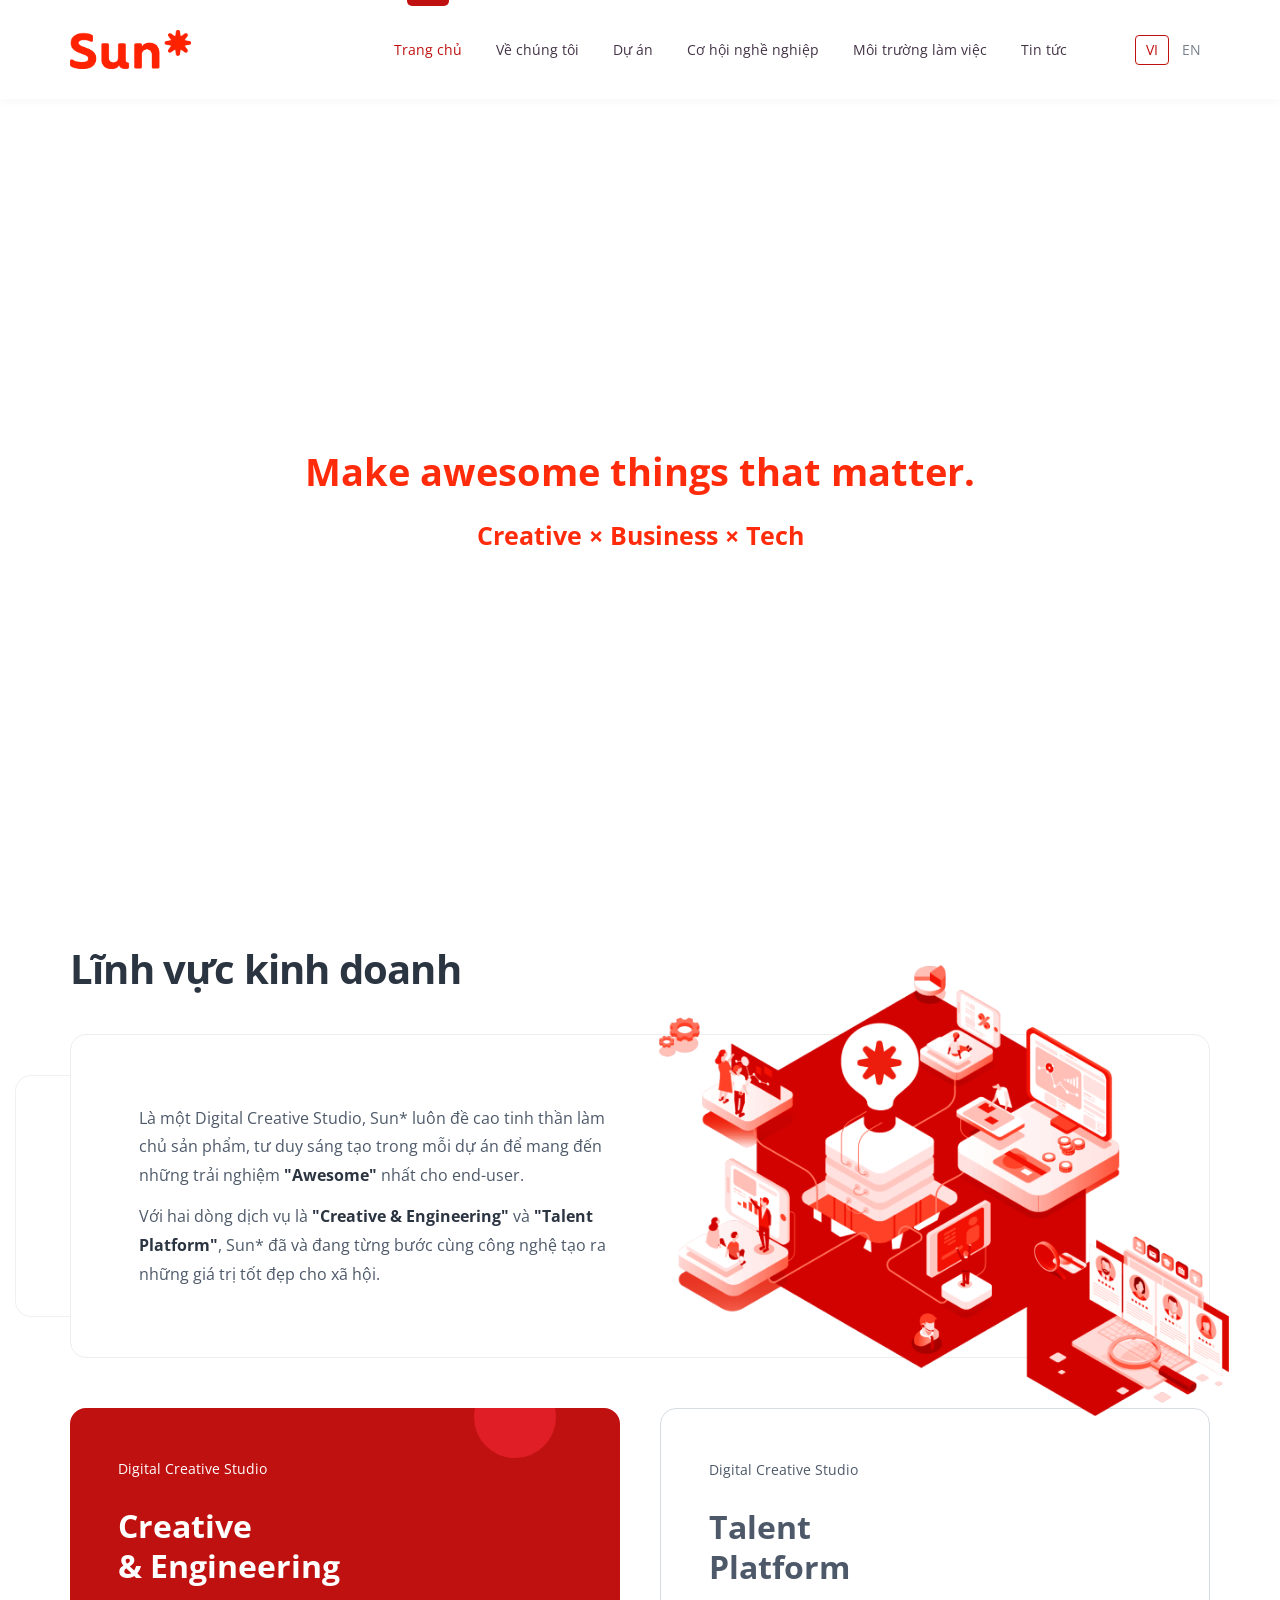
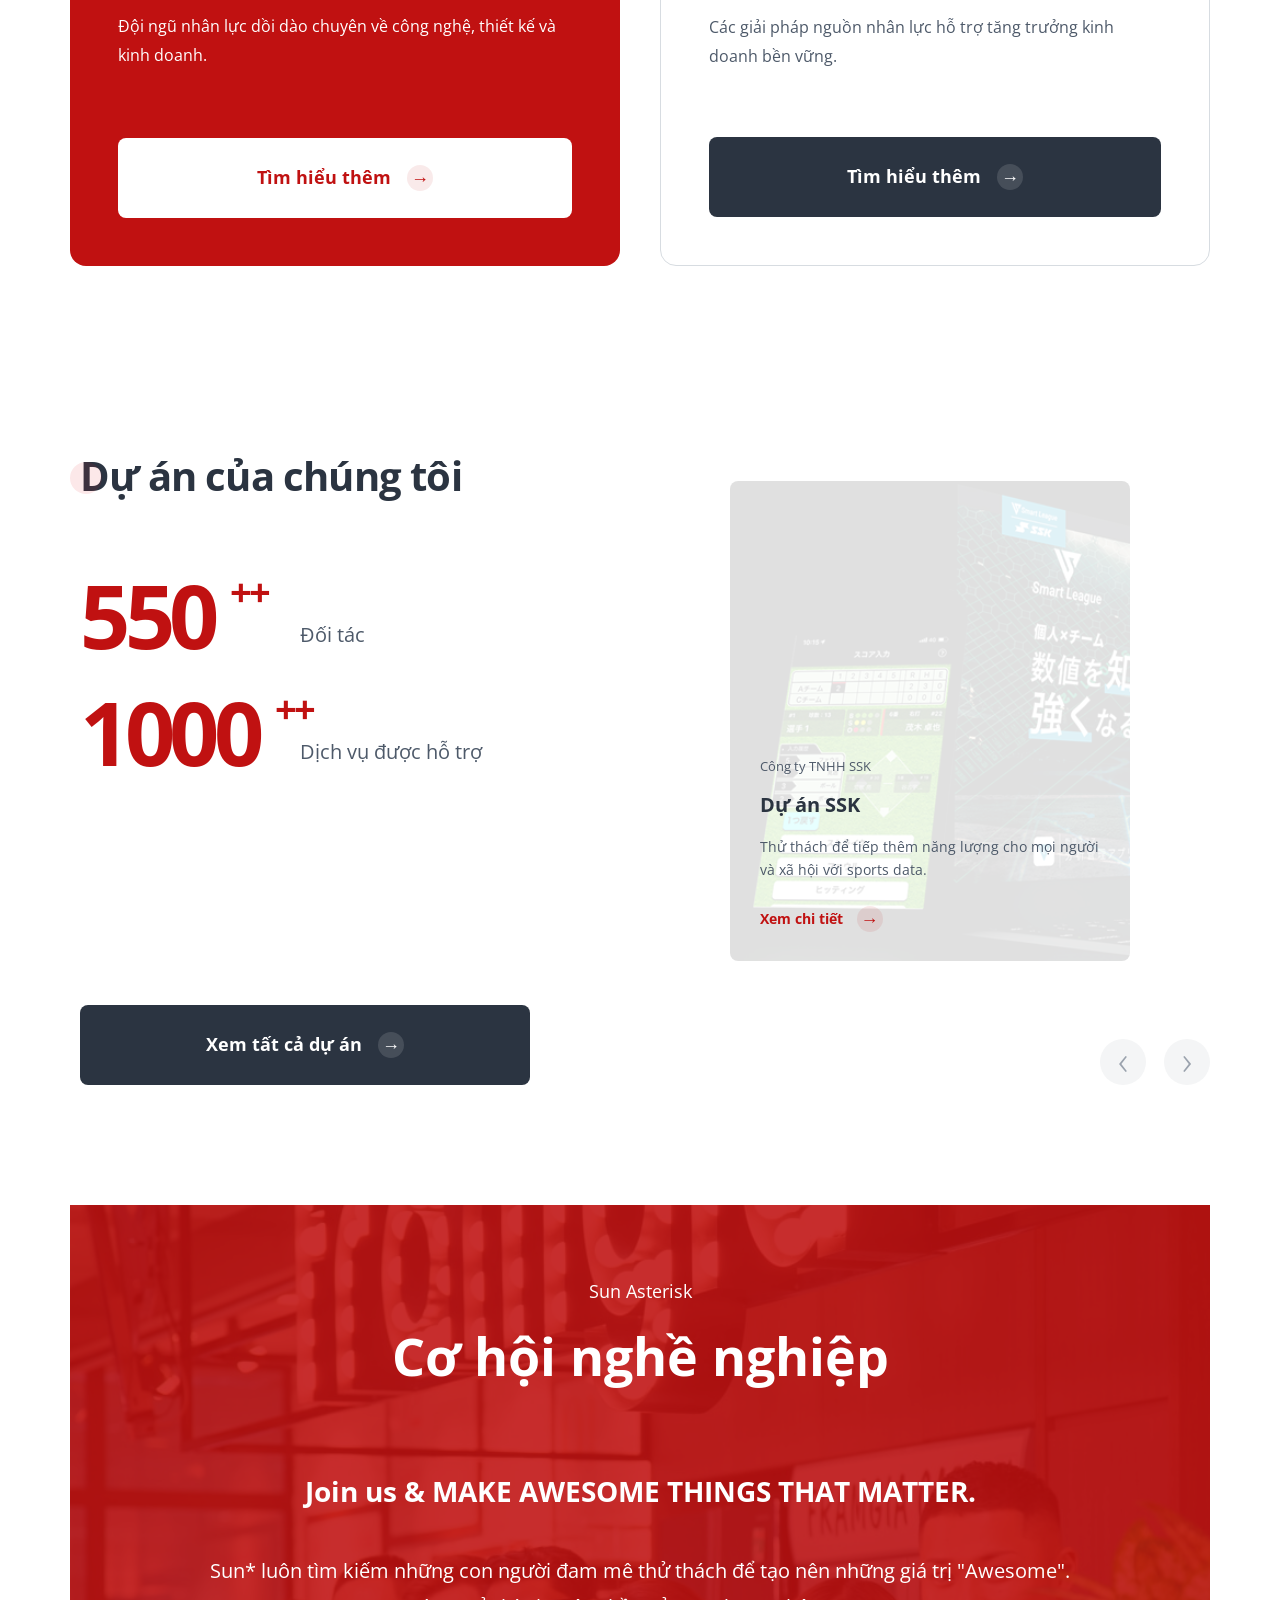
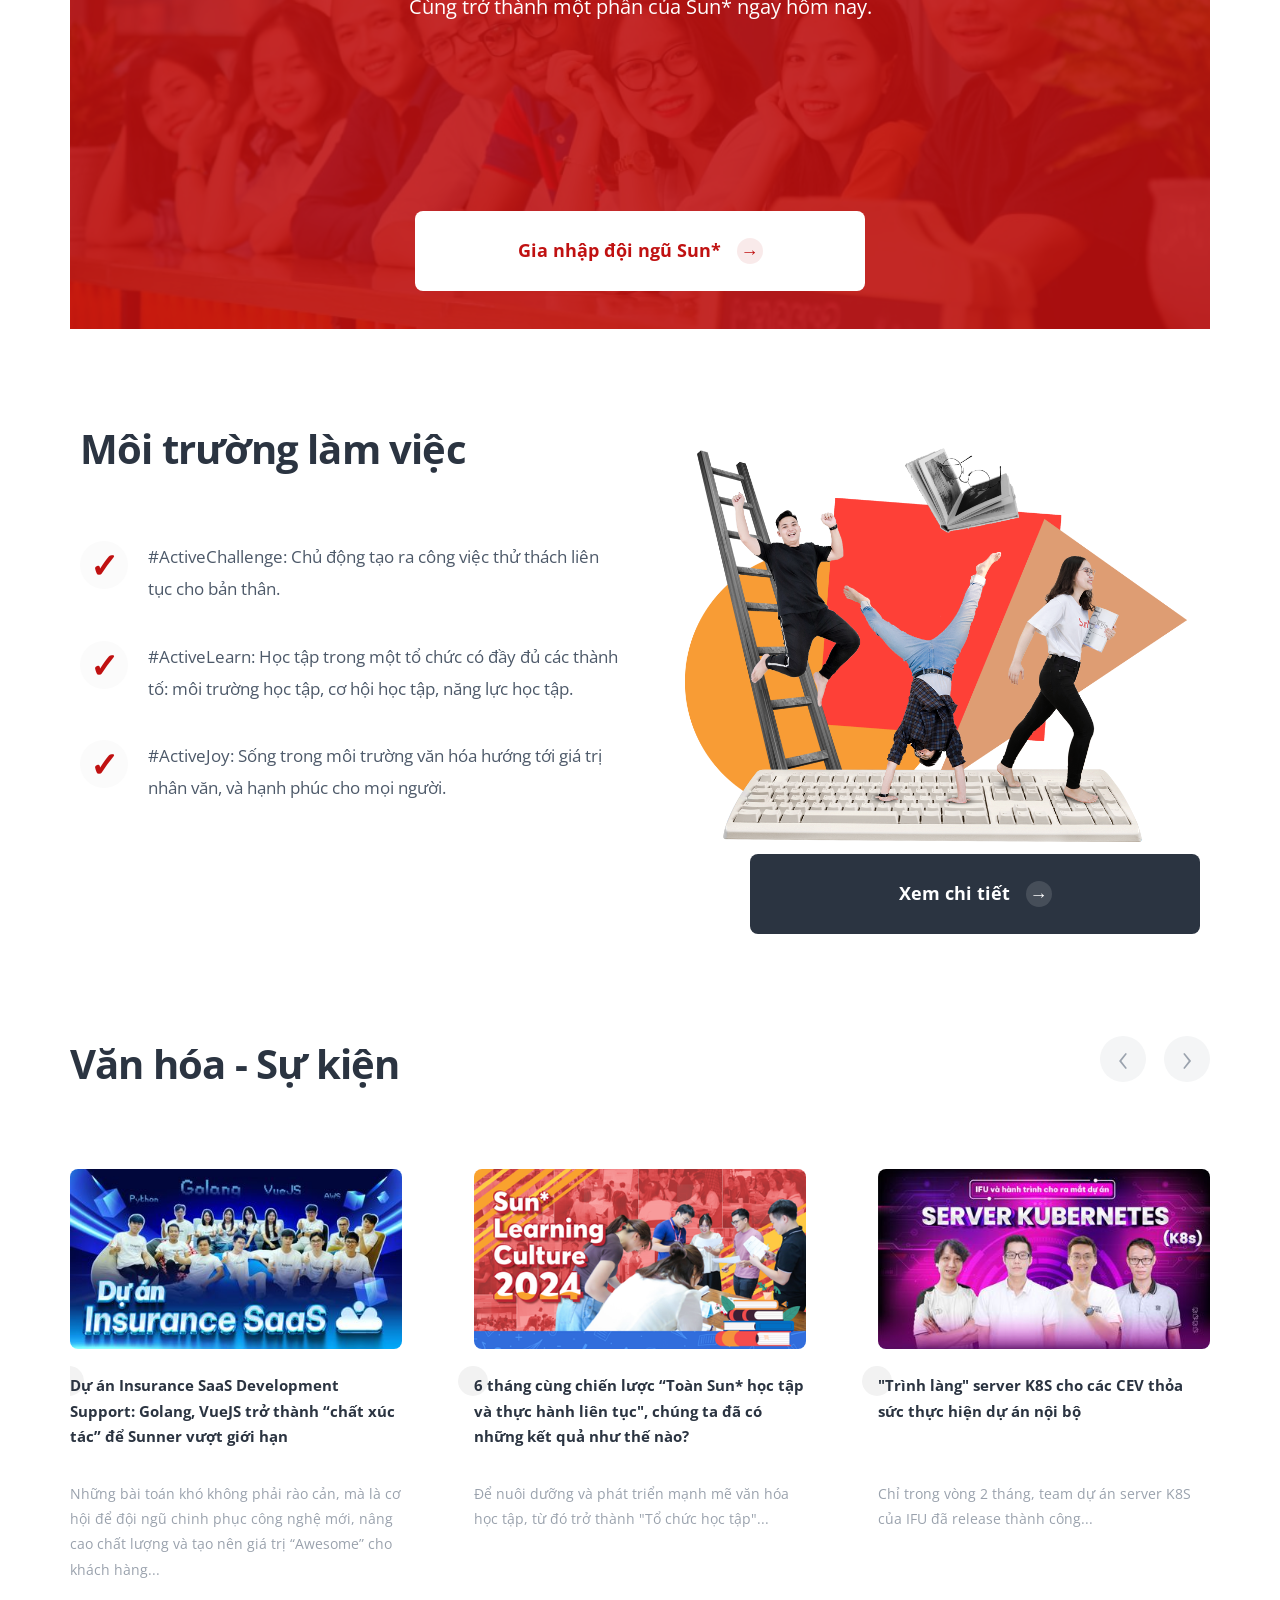
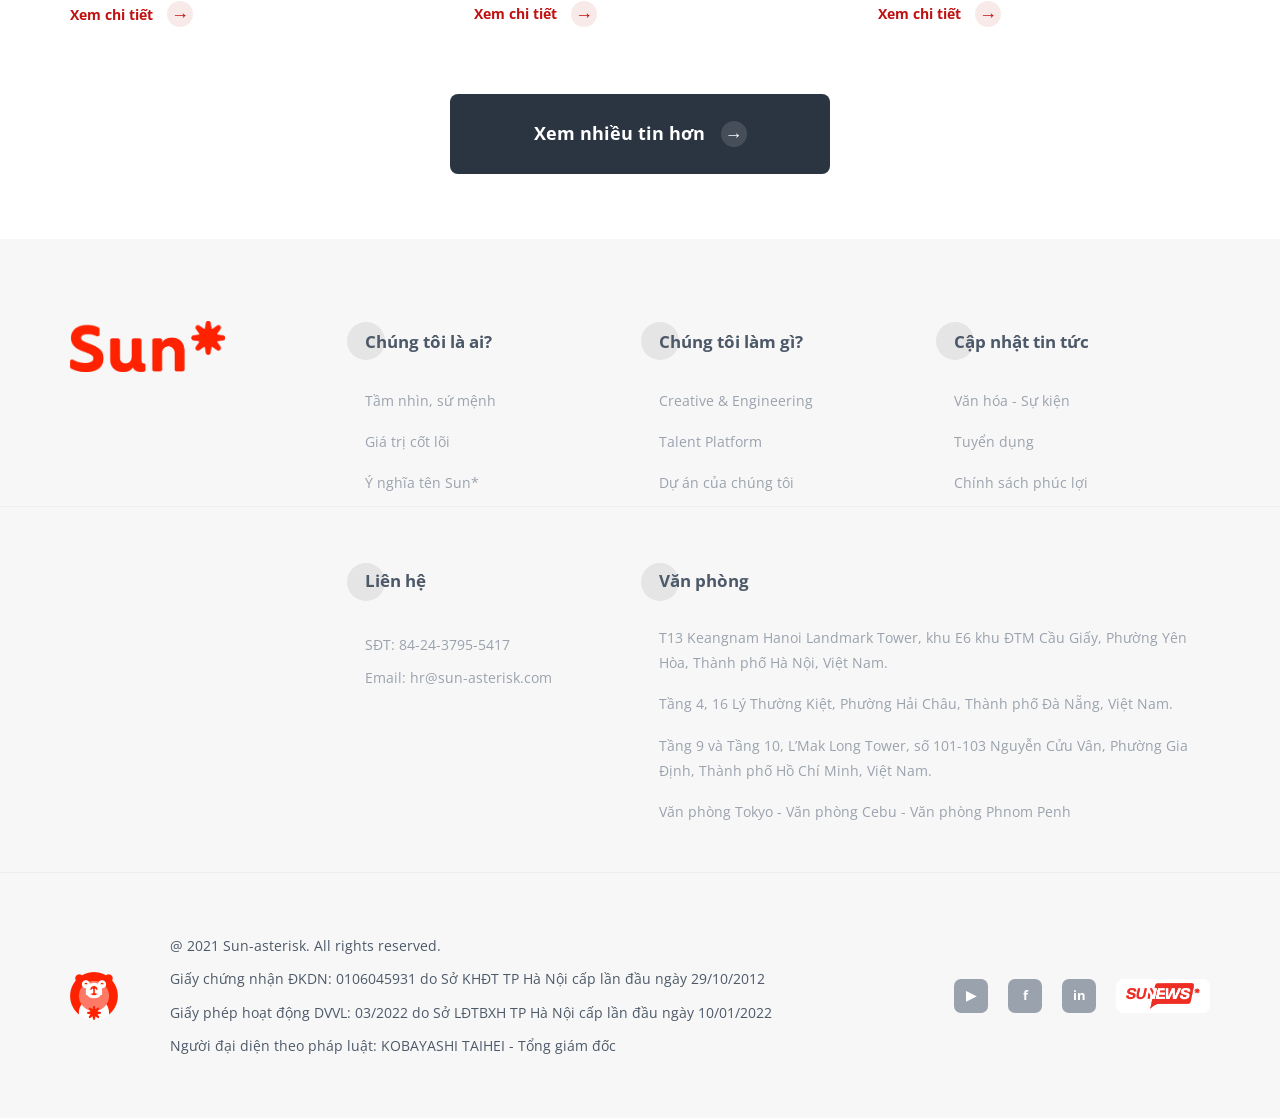
<file: index.html>
<!doctype html>
<html lang="vi">
  <head>
    <meta charset="UTF-8" />
    <meta name="viewport" content="width=device-width, initial-scale=1.0" />
    <meta
      name="description"
      content="Bản thực hành dựng lại trang chủ Sun* bằng HTML, CSS và JavaScript thuần."
    />
    <title>Trang chủ - Sun* Inc.</title>
    <link rel="icon" href="./assets/images/common/favicon.ico" />
    <link rel="preconnect" href="https://fonts.googleapis.com" />
    <link rel="preconnect" href="https://fonts.gstatic.com" crossorigin />
    <link
      href="https://fonts.googleapis.com/css2?family=Open+Sans:wght@400;600;700;800&display=swap"
      rel="stylesheet"
    />
    <link rel="stylesheet" href="./assets/css/style.css" />
    <script src="./assets/js/main.js" defer></script>
  </head>

  <body>
    <a class="skip-link" href="#main-content">Đi đến nội dung chính</a>

    <header class="site-header" data-header>
      <div class="container header-inner">
        <a class="logo" href="#home" aria-label="Sun* - Trang chủ">
          <img
            src="./assets/images/common/logo-sun.png"
            alt="Sun Asterisk"
            width="121"
            height="40"
          />
        </a>

        <button
          class="menu-toggle"
          type="button"
          aria-expanded="false"
          aria-controls="primary-navigation"
          aria-label="Mở menu"
          data-menu-toggle
        >
          <span></span>
          <span></span>
          <span></span>
        </button>

        <nav
          class="primary-navigation"
          id="primary-navigation"
          aria-label="Điều hướng chính"
          data-navigation
        >
          <a class="nav-link is-active" href="#home">Trang chủ</a>
          <a class="nav-link" href="#business">Về chúng tôi</a>
          <a class="nav-link" href="#projects">Dự án</a>
          <a class="nav-link" href="#careers">Cơ hội nghề nghiệp</a>
          <a class="nav-link" href="#environment">Môi trường làm việc</a>
          <a class="nav-link" href="#news">Tin tức</a>
        </nav>

        <div class="language-switcher" aria-label="Chọn ngôn ngữ">
          <button class="language is-active" type="button" aria-pressed="true" data-language="vi">
            VI
          </button>
          <button class="language" type="button" aria-pressed="false" data-language="en">EN</button>
        </div>
      </div>
    </header>

    <main id="main-content">
      <section class="hero" id="home" aria-label="Sun Asterisk introduction">
        <video
          class="hero-video hero-video-desktop"
          autoplay
          muted
          loop
          playsinline
          preload="metadata"
          aria-label="Make awesome things that matter"
        >
          <source
            src="https://sun-asterisk.vn/wp-content/uploads/2020/11/mv-pc.mp4"
            type="video/mp4"
          />
        </video>

        <video
          class="hero-video hero-video-mobile"
          autoplay
          muted
          loop
          playsinline
          preload="metadata"
          aria-label="Make awesome things that matter"
        >
          <source
            src="https://sun-asterisk.vn/wp-content/uploads/2020/11/mv-sp.mp4"
            type="video/mp4"
          />
        </video>

        <p class="video-fallback">
          Make awesome things that matter.
          <span>Creative × Business × Tech</span>
        </p>
      </section>

      <section class="section business" id="business" aria-labelledby="business-title">
        <div class="container">
          <h1 class="section-title" id="business-title">Lĩnh vực kinh doanh</h1>

          <div class="business-overview">
            <div class="business-copy">
              <p>
                Là một Digital Creative Studio, Sun* luôn đề cao tinh thần làm
                chủ sản phẩm, tư duy sáng tạo trong mỗi dự án để mang đến những
                trải nghiệm <strong>"Awesome"</strong> nhất cho end-user.
              </p>
              <p>
                Với hai dòng dịch vụ là
                <strong>"Creative &amp; Engineering"</strong> và
                <strong>"Talent Platform"</strong>, Sun* đã và đang từng bước
                cùng công nghệ tạo ra những giá trị tốt đẹp cho xã hội.
              </p>
            </div>

            <img
              class="business-image"
              src="./assets/images/business/intro-business.png"
              alt="Minh họa các lĩnh vực kinh doanh của Sun Asterisk"
              width="644"
              height="509"
            />
          </div>

          <div class="service-grid">
            <article class="service-card service-card-red">
              <span class="decor-dot decor-dot-service" aria-hidden="true"></span>
              <p class="service-label">Digital Creative Studio</p>
              <h2>Creative<br />&amp; Engineering</h2>
              <p>
                Đội ngũ nhân lực dồi dào chuyên về công nghệ, thiết kế và kinh
                doanh.
              </p>
              <a class="large-button large-button-light" href="#">
                Tìm hiểu thêm <span class="arrow-circle" aria-hidden="true">→</span>
              </a>
            </article>

            <article class="service-card service-card-white">
              <p class="service-label">Digital Creative Studio</p>
              <h2>Talent<br />Platform</h2>
              <p>
                Các giải pháp nguồn nhân lực hỗ trợ tăng trưởng kinh doanh bền
                vững.
              </p>
              <a class="large-button large-button-dark" href="#">
                Tìm hiểu thêm <span class="arrow-circle" aria-hidden="true">→</span>
              </a>
            </article>
          </div>
        </div>
      </section>

      <section class="section projects" id="projects" aria-labelledby="projects-title">
        <span class="decor-dot projects-dot" aria-hidden="true"></span>
        <div class="container project-layout">
          <div class="project-summary">
            <h2 class="section-title" id="projects-title">Dự án của chúng tôi</h2>

            <dl class="stats-list">
              <div class="stat-item">
                <dt>
                  <span data-counter="550" data-step="80" data-duration="1000">
                    550
                  </span>
                  <sup>++</sup>
                </dt>
                <dd>Đối tác</dd>
              </div>
              <div class="stat-item">
                <dt>
                  <span data-counter="1000" data-step="120" data-duration="1000">
                    1000
                  </span>
                  <sup>++</sup>
                </dt>
                <dd>Dịch vụ được hỗ trợ</dd>
              </div>
            </dl>

            <a class="large-button large-button-dark project-all-button" href="#">
              Xem tất cả dự án
              <span class="arrow-circle" aria-hidden="true">→</span>
            </a>
          </div>

          <div class="project-showcase">
            <article class="project-card" data-project-card>
              <img
                class="project-image"
                src="./assets/images/projects/ssk.png"
                alt="Giao diện dự án SSK"
                width="365"
                height="532"
                loading="lazy"
                data-project-image
              />
              <div class="project-card-content">
                <p class="project-client" data-project-client>Công ty TNHH SSK</p>
                <h3 data-project-title>Dự án SSK</h3>
                <p data-project-description>
                  Thử thách để tiếp thêm năng lượng cho mọi người và xã hội với
                  sports data.
                </p>
                <a class="detail-link" href="#">
                  Xem chi tiết
                  <span class="arrow-circle" aria-hidden="true">→</span>
                </a>
              </div>
            </article>

            <div class="slider-controls" aria-label="Điều khiển dự án">
              <button type="button" aria-label="Dự án trước" data-project-prev>‹</button>
              <button type="button" aria-label="Dự án tiếp theo" data-project-next>›</button>
            </div>
          </div>
        </div>
      </section>

      <section class="careers" id="careers" aria-labelledby="careers-title">
        <img
          class="careers-background"
          src="./assets/images/careers/career-bg.jpg"
          alt=""
          width="1108"
          height="627"
          loading="lazy"
        />
        <div class="careers-overlay"></div>

        <div class="careers-content">
          <p class="careers-brand">Sun Asterisk</p>
          <h2 id="careers-title">Cơ hội nghề nghiệp</h2>
          <p class="careers-slogan">
            Join us &amp; MAKE AWESOME THINGS THAT MATTER.
          </p>
          <p>
            Sun* luôn tìm kiếm những con người đam mê thử thách để tạo nên những
            giá trị "Awesome".
          </p>
          <p>Cùng trở thành một phần của Sun* ngay hôm nay.</p>
          <a class="large-button large-button-light careers-button" href="#">
            Gia nhập đội ngũ Sun*
            <span class="arrow-circle" aria-hidden="true">→</span>
          </a>
        </div>
      </section>

      <section
        class="section environment"
        id="environment"
        aria-labelledby="environment-title"
      >
        <div class="container environment-layout">
          <div class="environment-copy">
            <h2 class="section-title" id="environment-title">
              Môi trường làm việc
            </h2>
            <ul class="value-list">
              <li>
                <span class="checkmark" aria-hidden="true">✓</span>
                <span>
                  #ActiveChallenge: Chủ động tạo ra công việc thử thách liên tục
                  cho bản thân.
                </span>
              </li>
              <li>
                <span class="checkmark" aria-hidden="true">✓</span>
                <span>
                  #ActiveLearn: Học tập trong một tổ chức có đầy đủ các thành tố:
                  môi trường học tập, cơ hội học tập, năng lực học tập.
                </span>
              </li>
              <li>
                <span class="checkmark" aria-hidden="true">✓</span>
                <span>
                  #ActiveJoy: Sống trong môi trường văn hóa hướng tới giá trị
                  nhân văn, và hạnh phúc cho mọi người.
                </span>
              </li>
            </ul>
          </div>

          <div class="environment-visual">
            <img
              class="environment-image"
              src="./assets/images/environment/human-centered.png"
              alt="Các thành viên Sun Asterisk chủ động học hỏi và thử thách"
              width="1100"
              height="882"
              loading="lazy"
            />
            <a class="large-button large-button-dark environment-button" href="#">
              Xem chi tiết
              <span class="arrow-circle" aria-hidden="true">→</span>
            </a>
          </div>
        </div>
      </section>

      <section class="section news" id="news" aria-labelledby="news-title">
        <div class="container">
          <div class="news-header">
            <h2 class="section-title" id="news-title">Văn hóa - Sự kiện</h2>
            <div class="slider-controls" aria-label="Điều khiển tin tức">
              <button type="button" aria-label="Tin trước" data-news-prev>‹</button>
              <button type="button" aria-label="Tin tiếp theo" data-news-next>›</button>
            </div>
          </div>

          <div class="news-track" data-news-track>
            <!-- Thay src bằng ảnh chính thức của bài viết mới khi bạn có ảnh. -->
            <article class="news-card" data-news-id="insurance">
              <img
                class="news-image"
                src="./assets/images/news/insurance-saas.jpg"
                alt="Đội ngũ dự án Insurance SaaS Development Support"
                width="440"
                height="248"
                loading="lazy"
              />
              <h3>
                Dự án Insurance SaaS Development Support: Golang, VueJS trở
                thành “chất xúc tác” để Sunner vượt giới hạn
              </h3>
              <p>
                Những bài toán khó không phải rào cản, mà là cơ hội để đội ngũ
                chinh phục công nghệ mới, nâng cao chất lượng và tạo nên giá trị
                “Awesome” cho khách hàng...
              </p>
              <a class="detail-link" href="#">
                Xem chi tiết
                <span class="arrow-circle" aria-hidden="true">→</span>
              </a>
            </article>

            <article class="news-card" data-news-id="learning">
              <img
                class="news-image"
                src="./assets/images/news/learning-culture.png"
                alt="Sun Asterisk Learning Culture"
                width="440"
                height="248"
                loading="lazy"
              />
              <h3>
                6 tháng cùng chiến lược “Toàn Sun* học tập và thực hành liên
                tục", chúng ta đã có những kết quả như thế nào?
              </h3>
              <p>
                Để nuôi dưỡng và phát triển mạnh mẽ văn hóa học tập, từ đó trở
                thành "Tổ chức học tập"...
              </p>
              <a class="detail-link" href="#">
                Xem chi tiết
                <span class="arrow-circle" aria-hidden="true">→</span>
              </a>
            </article>

            <article class="news-card" data-news-id="k8s">
              <img
                class="news-image"
                src="./assets/images/news/server-k8s.jpg"
                alt="Đội ngũ phát triển server Kubernetes"
                width="440"
                height="248"
                loading="lazy"
              />
              <h3>
                "Trình làng" server K8S cho các CEV thỏa sức thực hiện dự án nội
                bộ
              </h3>
              <p>
                Chỉ trong vòng 2 tháng, team dự án server K8S của IFU đã release
                thành công...
              </p>
              <a class="detail-link" href="#">
                Xem chi tiết
                <span class="arrow-circle" aria-hidden="true">→</span>
              </a>
            </article>

            <article class="news-card" data-news-id="cka">
              <img
                class="news-image"
                src="./assets/images/news/cka-2024.png"
                alt="Kinh nghiệm thi chứng chỉ CKA 2024"
                width="440"
                height="248"
                loading="lazy"
              />
              <h3>
                Chinh phục chứng chỉ CKA 2024 cùng Hữu Kim (R&amp;D): "Kịch tính
                và nhiều kinh nghiệm xương máu"
              </h3>
              <p>
                Sunner Hữu Kim (R&amp;D) vừa trải qua hành trình thi chứng chỉ
                CKA trong năm 2024...
              </p>
              <a class="detail-link" href="#">
                Xem chi tiết
                <span class="arrow-circle" aria-hidden="true">→</span>
              </a>
            </article>
          </div>

          <div class="news-more">
            <a class="large-button large-button-dark" href="#">
              Xem nhiều tin hơn
              <span class="arrow-circle" aria-hidden="true">→</span>
            </a>
          </div>
        </div>
      </section>
    </main>

    <footer class="site-footer">
      <div class="footer-navigation">
        <div class="container footer-grid">
          <div class="footer-logo-column">
            <a class="logo footer-logo" href="#home" aria-label="Sun* - Trang chủ">
              <img
                src="./assets/images/common/logo-sun.png"
                alt="Sun Asterisk"
                width="155"
                height="51"
                loading="lazy"
              />
            </a>
          </div>

          <nav aria-label="Chúng tôi là ai">
            <h2><span aria-hidden="true"></span>Chúng tôi là ai?</h2>
            <ul>
              <li><a href="#">Tầm nhìn, sứ mệnh</a></li>
              <li><a href="#">Giá trị cốt lõi</a></li>
              <li><a href="#">Ý nghĩa tên Sun*</a></li>
            </ul>
          </nav>

          <nav aria-label="Chúng tôi làm gì">
            <h2><span aria-hidden="true"></span>Chúng tôi làm gì?</h2>
            <ul>
              <li><a href="#">Creative &amp; Engineering</a></li>
              <li><a href="#">Talent Platform</a></li>
              <li><a href="#">Dự án của chúng tôi</a></li>
            </ul>
          </nav>

          <nav aria-label="Cập nhật tin tức">
            <h2><span aria-hidden="true"></span>Cập nhật tin tức</h2>
            <ul>
              <li><a href="#">Văn hóa - Sự kiện</a></li>
              <li><a href="#">Tuyển dụng</a></li>
              <li><a href="#">Chính sách phúc lợi</a></li>
            </ul>
          </nav>
        </div>
      </div>

      <div class="footer-offices">
        <div class="container offices-grid">
          <div class="footer-office-spacer" aria-hidden="true"></div>

          <div class="footer-contact">
            <h2><span aria-hidden="true"></span>Liên hệ</h2>
            <address>
              <a href="tel:+842437955417">SĐT: 84-24-3795-5417</a>
              <a href="mailto:hr@sun-asterisk.com">
                Email: hr@sun-asterisk.com
              </a>
            </address>
          </div>

          <div class="footer-office">
            <h2><span aria-hidden="true"></span>Văn phòng</h2>
            <p>
              T13 Keangnam Hanoi Landmark Tower, khu E6 khu ĐTM Cầu Giấy,
              Phường Yên Hòa, Thành phố Hà Nội, Việt Nam.
            </p>
            <p>
              Tầng 4, 16 Lý Thường Kiệt, Phường Hải Châu, Thành phố Đà Nẵng,
              Việt Nam.
            </p>
            <p>
              Tầng 9 và Tầng 10, L’Mak Long Tower, số 101-103 Nguyễn Cửu Vân,
              Phường Gia Định, Thành phố Hồ Chí Minh, Việt Nam.
            </p>
            <p>Văn phòng Tokyo - Văn phòng Cebu - Văn phòng Phnom Penh</p>
          </div>
        </div>
      </div>

      <div class="footer-legal">
        <div class="container legal-layout">
          <img
            class="mascot-image"
            src="./assets/images/common/bear-footer@2x.png"
            alt=""
            width="48"
            height="48"
            loading="lazy"
          />
          <div class="legal-copy">
            <p>@ 2021 Sun-asterisk. All rights reserved.</p>
            <p>
              Giấy chứng nhận ĐKDN: 0106045931 do Sở KHĐT TP Hà Nội cấp lần đầu
              ngày 29/10/2012
            </p>
            <p>
              Giấy phép hoạt động DVVL: 03/2022 do Sở LĐTBXH TP Hà Nội cấp lần
              đầu ngày 10/01/2022
            </p>
            <p>
              Người đại diện theo pháp luật: KOBAYASHI TAIHEI - Tổng giám đốc
            </p>
          </div>

          <div class="social-links" aria-label="Mạng xã hội">
            <a href="https://www.youtube.com/channel/UCzFu3tWPz55kR9dH9i17MnA" aria-label="YouTube">▶</a>
            <a href="https://www.facebook.com/SunAsteriskVietnam" aria-label="Facebook">f</a>
            <a href="https://www.linkedin.com/company/sunasterisk/" aria-label="LinkedIn">in</a>
            <a
              class="sun-news"
              href="https://news.sun-asterisk.com/vi"
              target="_blank"
              rel="noopener noreferrer"
              aria-label="Mở SunNews trong tab mới"
            >
              <img
                src="[data-uri]"
                alt="SunNews"
                width="78"
                height="26"
                loading="lazy"
              />
            </a>
          </div>
        </div>
      </div>
    </footer>

    <button
      class="back-to-top"
      type="button"
      aria-label="Lên đầu trang"
      data-back-to-top
    >
      ↑
    </button>
  </body>
</html>
</file>
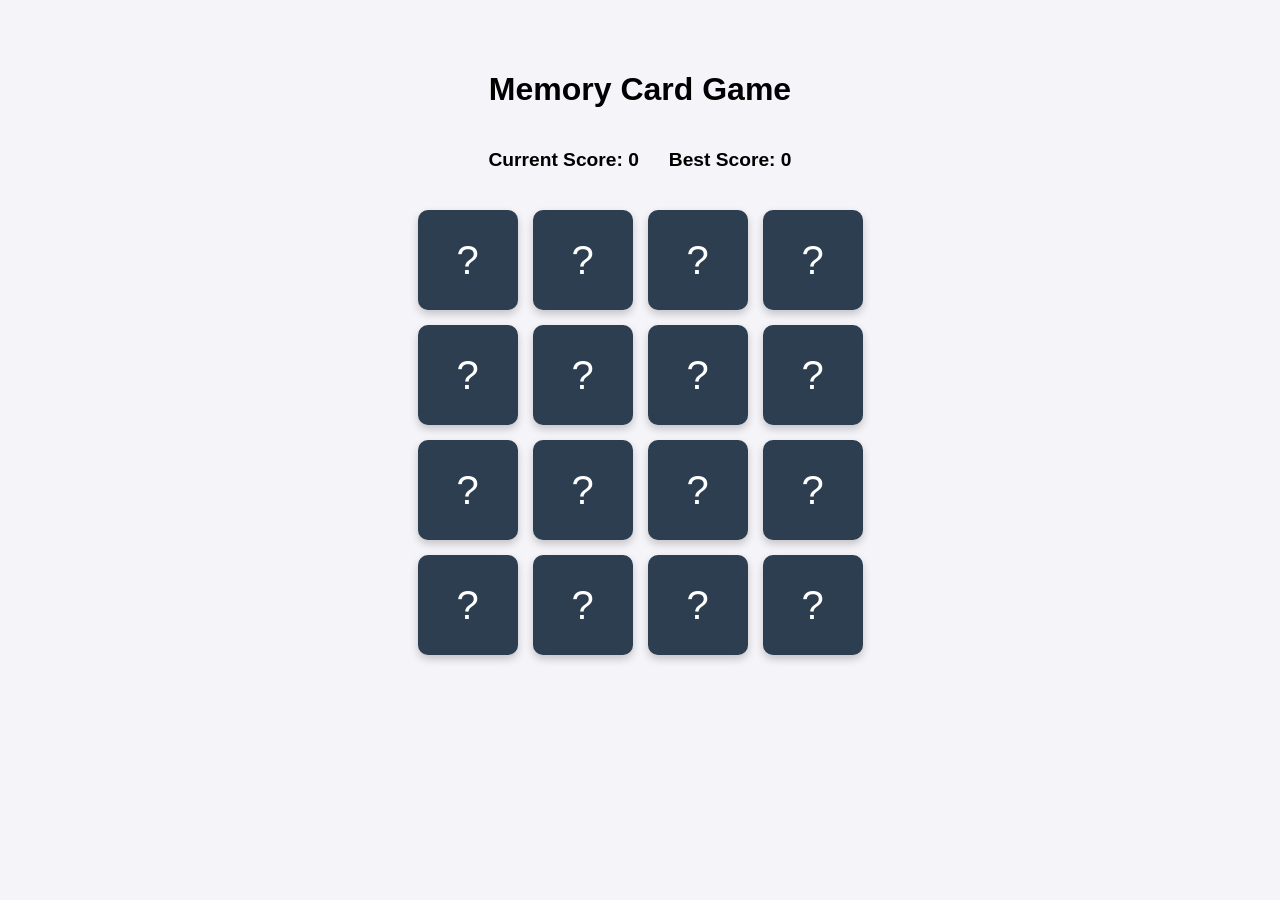
<file: memory-game/index.html>
<!DOCTYPE html>
<html lang="en">
<head>
    <meta charset="UTF-8">
    <meta name="viewport" content="width=device-width, initial-scale=1.0">
    <title>Memory Card Game</title>
    <!-- Nhúng file CSS -->
    <link rel="stylesheet" href="style.css">
</head>
<body>
    <h1>Memory Card Game</h1> 
    
    <div class="score-container">
        <p>Current Score: <span id="current-score">0</span></p>
        <p>Best Score: <span id="best-score">0</span></p>
    </div>

    <div id="game-board"></div>

    <!-- Nhúng file JavaScript (được dịch ra từ TypeScript) -->
    <script src="app.js"></script>
</body>
</html>
</file>
<file: assets/css/style.css>
:root {
  --red: #c01111;
  --red-bright: #e01e25;
  --ink: #2b3441;
  --text: #4d5969;
  --muted: #9aa2ad;
  --soft: #f7f7f7;
  --border: #d7dce1;
  --white: #ffffff;
  --container: 1140px;
  --header-height: 99px;
  --section-gap: 140px;
  --radius: 16px;
}

*,
*::before,
*::after {
  box-sizing: border-box;
}

html {
  scroll-behavior: smooth;
}

body {
  margin: 0;
  overflow-x: clip;
  color: var(--text);
  background: var(--white);
  font-family: "Open Sans", Arial, sans-serif;
  font-size: 16px;
  line-height: 1.8;
  -webkit-font-smoothing: antialiased;
}

body.menu-open {
  overflow: hidden;
}

a {
  color: inherit;
  text-decoration: none;
}

button {
  color: inherit;
  font: inherit;
}

img {
  display: block;
  max-width: 100%;
}

.container {
  width: min(calc(100% - 40px), var(--container));
  margin-inline: auto;
}

.skip-link {
  position: fixed;
  z-index: 1000;
  top: 12px;
  left: 12px;
  padding: 8px 14px;
  color: var(--white);
  background: var(--red);
  border-radius: 6px;
  transform: translateY(-150%);
}

.skip-link:focus {
  transform: translateY(0);
}

.visually-hidden {
  position: absolute !important;
  width: 1px !important;
  height: 1px !important;
  overflow: hidden !important;
  padding: 0 !important;
  margin: -1px !important;
  clip: rect(0, 0, 0, 0) !important;
  white-space: nowrap !important;
  border: 0 !important;
}

.site-header {
  position: sticky;
  z-index: 100;
  top: 0;
  height: var(--header-height);
  background: rgb(255 255 255 / 97%);
  box-shadow: 0 2px 10px rgb(43 52 65 / 4%);
  backdrop-filter: blur(8px);
}

.header-inner {
  display: flex;
  height: 100%;
  align-items: center;
}

.logo {
  display: inline-flex;
  align-items: center;
}

.logo img {
  width: 121px;
  height: auto;
}

.primary-navigation {
  display: flex;
  margin-left: auto;
  align-items: stretch;
  gap: 34px;
}

.nav-link {
  position: relative;
  display: flex;
  height: 79px;
  padding-block: 30px;
  align-items: center;
  color: #433246;
  font-size: 14px;
  line-height: normal;
  white-space: nowrap;
}

.nav-link::before {
  position: absolute;
  top: -10px;
  right: 0;
  left: 0;
  width: 42px;
  height: 6px;
  margin-inline: auto;
  background: var(--red);
  border-radius: 0 0 5px 5px;
  content: "";
  opacity: 0;
  transition: opacity 180ms ease;
}

.nav-link:hover,
.nav-link.is-active {
  color: var(--red);
}

.nav-link:hover::before,
.nav-link.is-active::before {
  opacity: 1;
}

.language-switcher {
  display: flex;
  margin-left: 68px;
  align-items: center;
  gap: 4px;
}

.language {
  min-width: 34px;
  height: 30px;
  padding: 0 8px;
  color: #78828e;
  background: transparent;
  border: 1px solid transparent;
  border-radius: 4px;
  cursor: pointer;
  font-size: 14px;
}

.language.is-active {
  color: var(--red);
  border-color: var(--red);
}

.menu-toggle {
  display: none;
  width: 42px;
  height: 42px;
  margin-left: auto;
  padding: 9px;
  background: transparent;
  border: 0;
  cursor: pointer;
}

.menu-toggle span {
  display: block;
  width: 100%;
  height: 2px;
  margin-block: 5px;
  background: var(--ink);
  transition:
    transform 220ms ease,
    opacity 220ms ease;
}

.hero {
  position: relative;
  height: min(calc(100vh - var(--header-height)), 800px);
  min-height: 520px;
  overflow: hidden;
  background: var(--white);
}

.hero-video {
  position: absolute;
  z-index: 1;
  top: 50%;
  left: 50%;
  display: block;
  width: 100%;
  height: 100%;
  object-fit: cover;
  transform: translate(-50%, -50%);
}

.hero-video-mobile {
  display: none;
}

.video-fallback {
  position: absolute;
  z-index: 0;
  top: 50%;
  left: 50%;
  width: 100%;
  margin: 0;
  color: #ff2b0b;
  font-size: clamp(26px, 3vw, 42px);
  font-weight: 700;
  line-height: 1.3;
  text-align: center;
  transform: translate(-50%, -50%);
}

.video-fallback span {
  display: block;
  margin-top: 22px;
  font-size: 0.65em;
}

.section {
  padding-top: 0;
}

.section-title {
  margin: 20px 0 10px;
  color: var(--ink);
  font-size: 40px;
  font-weight: 700;
  line-height: 60px;
  letter-spacing: -0.02em;
}

.business {
  padding-top: 10px;
}

.business > .container > .section-title {
  height: 125px;
  margin: 0;
  padding-top: 30px;
}

.business-overview {
  position: relative;
  display: grid;
  height: 324px;
  padding: 50px 68px;
  align-items: center;
  border: 1px solid #eeeeee;
  border-radius: 16px;
  grid-template-columns: 1fr 1fr;
}

.business-overview::before {
  position: absolute;
  top: 40px;
  bottom: 40px;
  left: -56px;
  width: 56px;
  border: 1px solid #f1f1f1;
  border-right: 0;
  border-radius: 16px 0 0 16px;
  content: "";
}

.business-copy {
  position: relative;
  z-index: 2;
  max-width: 470px;
}

.business-copy p {
  margin: 0;
}

.business-copy p + p {
  margin-top: 12px;
}

.business-copy strong {
  color: var(--ink);
}

.business-image {
  position: absolute;
  z-index: 1;
  top: -70px;
  right: -20px;
  width: 570px;
  height: auto;
}

.service-grid {
  display: grid;
  margin-top: 50px;
  grid-template-columns: repeat(2, minmax(0, 1fr));
  gap: 40px;
}

.service-card {
  position: relative;
  display: flex;
  min-height: 458px;
  padding: 48px;
  overflow: hidden;
  flex-direction: column;
  align-items: flex-start;
  border-radius: var(--radius);
}

.service-card-red {
  color: var(--white);
  background: var(--red);
}

.service-card-white {
  color: var(--text);
  background: var(--white);
  border: 1px solid var(--border);
}

.service-label {
  margin: 0 0 25px;
  font-size: 14px;
}

.service-card h2 {
  margin: 0;
  color: inherit;
  font-size: 32px;
  line-height: 1.25;
}

.service-card > p:not(.service-label) {
  max-width: 440px;
  margin: 26px 0 34px;
  font-size: 16px;
}

.large-button {
  position: relative;
  z-index: 0;
  display: inline-flex;
  min-height: 80px;
  overflow: hidden;
  padding: 0 36px;
  align-items: center;
  justify-content: center;
  gap: 16px;
  border: 1px solid transparent;
  border-radius: 8px;
  font-size: 18px;
  font-weight: 700;
  line-height: 1.3;
  text-align: center;
  isolation: isolate;
  transition: color 300ms ease;
}

.large-button::before {
  position: absolute;
  z-index: -1;
  inset: 0;
  background: transparent;
  border-radius: inherit;
  content: "";
  opacity: 0;
  transform: scale3d(0.7, 1, 1);
  transition:
    transform 400ms cubic-bezier(0.2, 1, 0.3, 1),
    opacity 400ms cubic-bezier(0.2, 1, 0.3, 1);
}

.large-button:hover {
  color: var(--white);
}

.large-button:hover::before {
  opacity: 1;
  transform: translate3d(0, 0, 0);
}

.large-button-dark {
  color: var(--white);
  background: var(--ink);
}

.large-button-dark::before {
  background: var(--red);
}

.large-button-light {
  color: var(--red);
  background: var(--white);
}

.large-button-light::before {
  background: var(--ink);
}

.service-card .large-button {
  width: 100%;
  margin-top: auto;
}

.arrow-circle {
  display: inline-grid;
  width: 26px;
  height: 26px;
  flex: 0 0 26px;
  place-items: center;
  color: inherit;
  background: rgb(255 255 255 / 13%);
  border-radius: 50%;
  font-size: 18px;
  font-weight: 400;
  line-height: 1;
  transition:
    color 300ms ease,
    background 300ms ease,
    transform 300ms ease;
}

.large-button-light .arrow-circle,
.detail-link .arrow-circle {
  background: rgb(192 17 17 / 9%);
}

.large-button-light:hover .arrow-circle {
  background: rgb(255 255 255 / 10%);
}

.detail-link:hover .arrow-circle {
  transform: translateX(4px);
}

.decor-dot {
  position: absolute;
  display: block;
  background: rgb(224 30 37 / 10%);
  border-radius: 50%;
}

.decor-dot-service {
  top: -32px;
  right: 64px;
  width: 82px;
  height: 82px;
  background: var(--red-bright);
}

.projects {
  position: relative;
  margin-top: 160px;
}

.projects-dot {
  top: 36px;
  left: calc(50% - 570px);
  width: 32px;
  height: 32px;
}

.project-layout {
  display: grid;
  min-height: 659px;
  grid-template-columns: repeat(2, minmax(0, 1fr));
  gap: 18px;
}

.project-summary {
  display: flex;
  padding: 0 10px;
  flex-direction: column;
  align-items: flex-start;
}

.project-summary .section-title {
  margin-top: 20px;
}

.stats-list {
  display: flex;
  margin: 60px 0 0;
  flex-direction: column;
  gap: 38px;
}

.stat-item {
  display: grid;
  align-items: end;
  grid-template-columns: 220px 1fr;
}

.stat-item dt {
  display: flex;
  margin: 0;
  align-items: flex-start;
  color: var(--red);
  font-size: 88px;
  font-weight: 700;
  line-height: 0.9;
  letter-spacing: -0.06em;
}

.stat-item dt sup {
  margin: -2px 0 0 16px;
  font-size: 38px;
  font-weight: 700;
  letter-spacing: -0.08em;
}

.stat-item dd {
  margin: 0 0 2px;
  color: var(--text);
  font-size: 20px;
}

.project-all-button {
  width: min(100%, 450px);
  margin-top: auto;
}

.project-showcase {
  position: relative;
  display: flex;
  padding-top: 55px;
  flex-direction: column;
  align-items: center;
}

.project-card {
  position: relative;
  width: min(100%, 400px);
  height: 480px;
  overflow: hidden;
  background: var(--white);
  border-radius: 8px;
}

.project-image {
  position: absolute;
  inset: 0;
  width: 100%;
  height: 100%;
  object-fit: cover;
  opacity: 0.12;
  transition: opacity 180ms ease;
}

.project-card.is-changing .project-image {
  opacity: 0.04;
}

.project-card-content {
  position: absolute;
  z-index: 1;
  right: 30px;
  bottom: 28px;
  left: 30px;
}

.project-client {
  margin: 0;
  font-size: 13px;
}

.project-card h3 {
  margin: 8px 0 12px;
  color: var(--ink);
  font-size: 20px;
}

.project-card-content > p:not(.project-client) {
  margin: 0 0 22px;
  font-size: 14px;
  line-height: 1.7;
}

.detail-link {
  display: inline-flex;
  align-items: center;
  gap: 14px;
  color: var(--red);
  font-size: 14px;
  font-weight: 700;
}

.slider-controls {
  display: flex;
  gap: 18px;
}

.project-showcase .slider-controls {
  margin-top: auto;
  align-self: flex-end;
}

.slider-controls button {
  display: grid;
  width: 46px;
  height: 46px;
  padding: 0 0 4px;
  place-items: center;
  color: #9aa2ad;
  background: #f4f5f6;
  border: 0;
  border-radius: 50%;
  cursor: pointer;
  font-size: 40px;
  font-weight: 300;
  line-height: 1;
  transition:
    color 200ms ease,
    background 200ms ease;
}

.slider-controls button:hover {
  color: var(--white);
  background: var(--red);
}

.careers {
  position: relative;
  width: min(calc(100% - 40px), var(--container));
  height: 724px;
  margin: 120px auto 0;
  overflow: hidden;
  color: var(--white);
}

.careers-background,
.careers-overlay {
  position: absolute;
  inset: 0;
  border: 0;
}

.careers-background {
  width: 100%;
  height: 100%;
  object-fit: cover;
}

.careers-overlay {
  background: rgb(192 17 17 / 88%);
}

.careers-content {
  position: relative;
  z-index: 2;
  display: flex;
  width: min(100% - 60px, 920px);
  height: 100%;
  margin-inline: auto;
  padding: 70px 0 38px;
  flex-direction: column;
  align-items: center;
  text-align: center;
}

.careers-brand {
  margin: 0 0 16px;
  font-size: 18px;
}

.careers h2 {
  margin: 0 0 78px;
  color: var(--white);
  font-size: 52px;
  line-height: 1.25;
}

.careers-slogan {
  margin: 0 0 36px;
  font-size: 28px;
  font-weight: 700;
}

.careers-content > p:not(.careers-brand):not(.careers-slogan) {
  margin: 0;
  font-size: 20px;
}

.careers-button {
  width: min(100%, 450px);
  margin-top: auto;
}

.environment {
  margin-top: 80px;
}

.environment-layout {
  display: grid;
  min-height: 545px;
  grid-template-columns: repeat(2, minmax(0, 1fr));
  gap: 20px;
}

.environment-copy {
  padding: 0 10px;
}

.environment-copy .section-title {
  margin-top: 10px;
}

.value-list {
  display: flex;
  margin: 62px 0 0;
  padding: 0;
  flex-direction: column;
  gap: 35px;
  list-style: none;
}

.value-list li {
  display: grid;
  align-items: start;
  grid-template-columns: 56px 1fr;
  gap: 12px;
  font-size: 17px;
  line-height: 1.9;
}

.checkmark {
  position: relative;
  display: inline-grid;
  width: 48px;
  height: 48px;
  place-items: center;
  color: var(--red);
  background: #fbfbfb;
  border-radius: 50%;
  font-size: 34px;
  font-weight: 700;
  line-height: 1;
}

.environment-visual {
  position: relative;
  min-width: 0;
}

.environment-image {
  width: 100%;
  height: 475px;
  object-fit: contain;
}

.environment-button {
  position: absolute;
  right: 10px;
  bottom: 20px;
  width: min(100% - 20px, 450px);
}

.news {
  margin-top: 60px;
}

.news-header {
  display: flex;
  align-items: center;
  justify-content: space-between;
}

.news-track {
  display: flex;
  margin-top: 65px;
  overflow: hidden;
  gap: 72px;
}

.news-card {
  min-width: 0;
  flex: 0 0 calc((100% - 144px) / 3);
}

.news-image {
  width: 100%;
  height: 180px;
  border-radius: 8px;
  object-fit: cover;
}

.news-card h3 {
  position: relative;
  min-height: 90px;
  margin: 24px 0 18px;
  color: var(--ink);
  font-size: 15px;
  line-height: 1.7;
}

.news-card h3::before {
  position: absolute;
  z-index: -1;
  top: -7px;
  left: -16px;
  width: 30px;
  height: 30px;
  background: #f2f2f2;
  border-radius: 50%;
  content: "";
}

.news-card > p {
  min-height: 100px;
  margin: 0 0 18px;
  overflow: hidden;
  color: var(--muted);
  font-size: 14px;
  line-height: 1.8;
}

.news-more {
  display: flex;
  height: 210px;
  align-items: center;
  justify-content: center;
}

.news-more .large-button {
  width: min(100%, 380px);
}

.site-footer {
  margin-top: 0;
  color: var(--muted);
}

.footer-navigation {
  padding: 70px 0 10px;
  background: var(--soft);
}

.footer-grid {
  display: grid;
  grid-template-columns: repeat(4, 1fr);
  gap: 38px;
}

.footer-grid nav {
  padding-top: 20px;
}

.footer-logo {
  margin-top: 12px;
}

.footer-logo img {
  width: 155px;
}

.footer-grid h2 {
  position: relative;
  margin: 0 0 32px;
  color: var(--text);
  font-size: 17px;
  font-weight: 700;
  line-height: 1.5;
}

.footer-grid h2 span {
  position: absolute;
  z-index: 0;
  top: 50%;
  left: -18px;
  width: 38px;
  height: 38px;
  background: #e5e5e5;
  border-radius: 50%;
  transform: translateY(-50%);
}

.footer-grid h2 {
  isolation: isolate;
}

.footer-grid h2 span {
  z-index: -1;
}

.footer-grid ul {
  margin: 0;
  padding: 0;
  list-style: none;
}

.footer-grid li + li {
  margin-top: 12px;
}

.footer-grid a:not(.logo) {
  font-size: 14px;
  transition: color 180ms ease;
}

.footer-grid a:hover {
  color: var(--red);
}

.footer-legal {
  display: flex;
  min-height: 246px;
  padding: 0;
  align-items: center;
  background: var(--soft);
  border-top: 1px solid #eeeeee;
}

.footer-offices {
  padding: 59px 0 48px;
  background: var(--soft);
  border-top: 1px solid #eeeeee;
}

.offices-grid {
  display: grid;
  grid-template-columns: repeat(4, minmax(0, 1fr));
  gap: 38px;
}

.footer-contact {
  grid-column: 2;
}

.footer-office {
  grid-column: 3 / 5;
}

.offices-grid h2 {
  position: relative;
  z-index: 0;
  margin: 0 0 28px;
  color: var(--text);
  font-size: 17px;
}

.offices-grid h2 span {
  position: absolute;
  z-index: -1;
  top: 50%;
  left: -18px;
  width: 38px;
  height: 38px;
  background: #e5e5e5;
  border-radius: 50%;
  transform: translateY(-50%);
}

.offices-grid p,
.offices-grid address {
  margin: 0;
  font-size: 14px;
  font-style: normal;
  line-height: 25.2px;
}

.offices-grid address {
  display: flex;
  flex-direction: column;
  gap: 8px;
}

.footer-contact address {
  padding-top: 7px;
}

.footer-office p + p {
  margin-top: 16px;
}

.legal-layout {
  display: grid;
  align-items: center;
  grid-template-columns: 70px minmax(0, 1fr) auto;
  gap: 30px;
}

.mascot-image {
  width: 48px;
  height: 48px;
  object-fit: contain;
}

.back-to-top {
  position: fixed;
  z-index: 90;
  right: 24px;
  bottom: 24px;
  display: grid;
  width: 44px;
  height: 44px;
  padding: 0;
  place-items: center;
  color: var(--white);
  background: var(--red);
  border: 0;
  border-radius: 50%;
  box-shadow: 0 8px 24px rgb(43 52 65 / 20%);
  cursor: pointer;
  opacity: 0;
  visibility: hidden;
  transform: translateY(12px);
  transition:
    opacity 180ms ease,
    visibility 180ms ease,
    transform 180ms ease;
}

.back-to-top.is-visible {
  opacity: 1;
  visibility: visible;
  transform: translateY(0);
}

.back-to-top:hover {
  background: var(--ink);
}

.legal-copy p {
  margin: 0;
  color: var(--text);
  font-size: 14px;
  line-height: 25.2px;
}

.legal-copy p + p {
  margin-top: 8px;
}

.social-links {
  display: flex;
  align-items: center;
  gap: 20px;
}

.social-links a {
  display: grid;
  min-width: 34px;
  height: 34px;
  padding: 0 8px;
  place-items: center;
  color: var(--white);
  background: #9aa2ad;
  border-radius: 7px;
  font-size: 13px;
  font-weight: 700;
}

.social-links .sun-news {
  min-width: 78px;
  background: var(--white);
}

.social-links .sun-news img {
  display: block;
  width: 78px;
  height: 26px;
  object-fit: contain;
}

@media (max-width: 1180px) {
  .primary-navigation {
    gap: 22px;
  }

  .language-switcher {
    margin-left: 30px;
  }

  .business-image {
    right: 0;
    width: 50%;
  }
}

@media (max-width: 980px) {
  :root {
    --header-height: 76px;
  }

  .site-header {
    backdrop-filter: none;
  }

  .logo img {
    width: 121px;
  }

  .menu-toggle {
    z-index: 2;
    display: block;
  }

  .menu-toggle[aria-expanded="true"] span:nth-child(1) {
    transform: translateY(7px) rotate(45deg);
  }

  .menu-toggle[aria-expanded="true"] span:nth-child(2) {
    opacity: 0;
  }

  .menu-toggle[aria-expanded="true"] span:nth-child(3) {
    transform: translateY(-7px) rotate(-45deg);
  }

  .primary-navigation {
    position: fixed;
    z-index: 1;
    top: var(--header-height);
    right: 0;
    bottom: auto;
    left: 0;
    display: flex;
    width: 100%;
    height: calc(100vh - var(--header-height));
    height: calc(100dvh - var(--header-height));
    margin: 0;
    padding: 0;
    overflow-y: auto;
    flex-direction: column;
    gap: 0;
    background: var(--white);
    box-shadow: 0 8px 20px rgb(43 52 65 / 8%);
    opacity: 0;
    visibility: hidden;
    pointer-events: none;
    overscroll-behavior: contain;
    transition:
      opacity 220ms ease,
      visibility 220ms ease;
  }

  .primary-navigation.is-open {
    opacity: 1;
    visibility: visible;
    pointer-events: auto;
  }

  .nav-link {
    height: auto;
    min-height: 62px;
    padding: 17px 26px;
    border-bottom: 0;
    font-size: 17px;
  }

  .nav-link:hover,
  .nav-link.is-active {
    color: var(--white);
    background: var(--red);
  }

  .nav-link::before {
    display: none;
  }

  .language-switcher {
    display: flex;
    margin-left: 16px;
    flex: 0 0 auto;
  }

  .language {
    min-width: 38px;
    height: 36px;
    padding-inline: 7px;
  }

  .hero {
    height: min(calc(100vh - var(--header-height)), 800px);
  }

  .business-overview {
    padding-inline: 40px;
  }

  .business-copy {
    max-width: 52%;
  }

  .service-grid,
  .project-layout,
  .environment-layout {
    gap: 24px;
  }

  .service-card {
    padding: 34px;
  }

  .news-track {
    gap: 24px;
  }

  .news-card {
    flex-basis: calc((100% - 48px) / 3);
  }

  .stat-item {
    grid-template-columns: 175px 1fr;
  }

  .stat-item dt {
    font-size: 70px;
  }
}

@media (max-width: 980px) {
  body {
    font-size: 14px;
  }

  .container {
    width: min(calc(100% - 30px), var(--container));
  }

  .section-title {
    font-size: 30px;
    line-height: 1.35;
  }

  .hero {
    height: calc(100svh - var(--header-height));
    min-height: 500px;
  }

  .hero-video-desktop {
    display: none;
  }

  .hero-video-mobile {
    display: block;
  }

  .business > .container > .section-title {
    height: auto;
    padding: 50px 0 28px;
  }

  .business-overview {
    display: flex;
    height: auto;
    min-height: 520px;
    padding: 32px 26px 250px;
    align-items: flex-start;
  }

  .business-overview::before {
    display: none;
  }

  .business-copy {
    max-width: none;
  }

  .business-image {
    top: auto;
    right: 0;
    bottom: 0;
    left: 0;
    width: 100%;
    height: 230px;
    object-fit: contain;
  }

  .service-grid {
    margin-top: 30px;
    grid-template-columns: 1fr;
  }

  .service-card {
    min-height: 420px;
    padding: 32px 26px;
  }

  .service-card h2 {
    font-size: 28px;
  }

  .large-button {
    min-height: 64px;
    font-size: 16px;
  }

  .projects {
    margin-top: 90px;
  }

  .projects-dot {
    display: none;
  }

  .project-layout {
    grid-template-columns: 1fr;
  }

  .stats-list {
    width: 100%;
    margin-top: 36px;
  }

  .stat-item {
    grid-template-columns: 145px 1fr;
  }

  .stat-item dt {
    font-size: 62px;
  }

  .stat-item dt sup {
    margin-left: 8px;
    font-size: 26px;
  }

  .stat-item dd {
    font-size: 16px;
  }

  .project-all-button {
    margin-top: 48px;
  }

  .project-showcase {
    padding-top: 70px;
  }

  .project-card {
    height: 430px;
  }

  .project-showcase .slider-controls {
    margin-top: 24px;
  }

  .careers {
    width: 100%;
    height: 650px;
    margin-top: 90px;
  }

  .careers-content {
    padding-top: 55px;
  }

  .careers h2 {
    margin-bottom: 55px;
    font-size: 38px;
  }

  .careers-slogan {
    font-size: 20px;
  }

  .careers-content > p:not(.careers-brand):not(.careers-slogan) {
    font-size: 16px;
  }

  .environment {
    margin-top: 70px;
  }

  .environment-layout {
    grid-template-columns: 1fr;
  }

  .value-list {
    margin-top: 36px;
    gap: 24px;
  }

  .value-list li {
    grid-template-columns: 46px 1fr;
    font-size: 15px;
  }

  .checkmark {
    width: 40px;
    height: 40px;
    font-size: 28px;
  }

  .environment-visual {
    margin-top: 30px;
  }

  .environment-image {
    height: 390px;
  }

  .news {
    margin-top: 80px;
  }

  .news-header {
    align-items: flex-start;
  }

  .news-header .slider-controls {
    gap: 8px;
  }

  .slider-controls button {
    width: 38px;
    height: 38px;
    font-size: 32px;
  }

  .news-track {
    display: flex;
    margin-top: 40px;
    overflow-x: auto;
    gap: 16px;
    scroll-snap-type: x mandatory;
    scrollbar-width: none;
  }

  .news-track::-webkit-scrollbar {
    display: none;
  }

  .news-card {
    min-width: 88%;
    flex-basis: 88%;
    scroll-snap-align: start;
  }

  .news-image {
    height: auto;
    aspect-ratio: 440 / 248;
  }

  .news-more {
    height: 160px;
  }

  .footer-grid {
    grid-template-columns: 1fr 1fr;
  }

  .footer-logo-column {
    grid-column: 1 / -1;
  }

  .footer-grid nav:last-child {
    grid-column: 1 / -1;
  }

  .offices-grid {
    grid-template-columns: 1fr;
    gap: 40px;
  }

  .footer-office-spacer {
    display: none;
  }

  .footer-contact,
  .footer-office {
    grid-column: auto;
  }

  .legal-layout {
    grid-template-columns: 50px 1fr;
  }

  .social-links {
    margin-top: 16px;
    grid-column: 1 / -1;
  }
}

@media (max-width: 480px) {
  .container {
    width: min(calc(100% - 24px), var(--container));
  }

  .logo img {
    width: 108px;
  }

  .menu-toggle {
    width: 40px;
    height: 40px;
    padding: 8px;
  }

  .language-switcher {
    margin-left: 8px;
    gap: 0;
  }

  .language {
    min-width: 34px;
    height: 34px;
    padding-inline: 5px;
  }

  .business-overview {
    min-height: 560px;
    padding-inline: 22px;
  }

  .stat-item {
    grid-template-columns: 125px 1fr;
  }

  .stat-item dt {
    font-size: 54px;
  }

  .careers-content {
    width: calc(100% - 32px);
  }

  .news-card {
    min-width: 92%;
    flex-basis: 92%;
  }

  .footer-grid,
  .offices-grid {
    grid-template-columns: 1fr;
  }

  .footer-grid nav:last-child {
    grid-column: auto;
  }

  .legal-layout {
    grid-template-columns: 42px minmax(0, 1fr);
    gap: 18px;
  }

  .social-links {
    flex-wrap: wrap;
    gap: 12px;
  }
}

@media (prefers-reduced-motion: reduce) {
  html {
    scroll-behavior: auto;
  }

  *,
  *::before,
  *::after {
    transition-duration: 0.01ms !important;
  }
}
</file>
<file: memory-game/style.css>
body {
    font-family: Arial, sans-serif;
    display: flex;
    flex-direction: column;
    align-items: center;
    background-color: #f4f4f9;
    margin-top: 50px;
}

.score-container {
    display: flex;
    gap: 30px;
    font-size: 1.2rem;
    font-weight: bold;
    margin-bottom: 20px;
}

/* Định dạng bàn chơi thành lưới 4 cột */
#game-board {
    display: grid;
    grid-template-columns: repeat(4, 100px);
    gap: 15px;
}

/* Định dạng lá bài lúc đang úp */
.card {
    width: 100px;
    height: 100px;
    background-color: #2c3e50;
    color: white; 
    display: flex;
    justify-content: center;
    align-items: center;
    font-size: 2.5rem;
    cursor: pointer;
    border-radius: 10px;
    user-select: none;
    box-shadow: 0 4px 8px rgba(0,0,0,0.2);
    transition: background-color 0.3s;
}

/* Định dạng lá bài lúc đã lật ngửa */
.card.flipped {
    background-color: #ecf0f1;
    color: #2c3e50; /* Hiện màu Icon */
    cursor: default;
    box-shadow: inset 0 2px 5px rgba(0,0,0,0.1);
}
</file>
